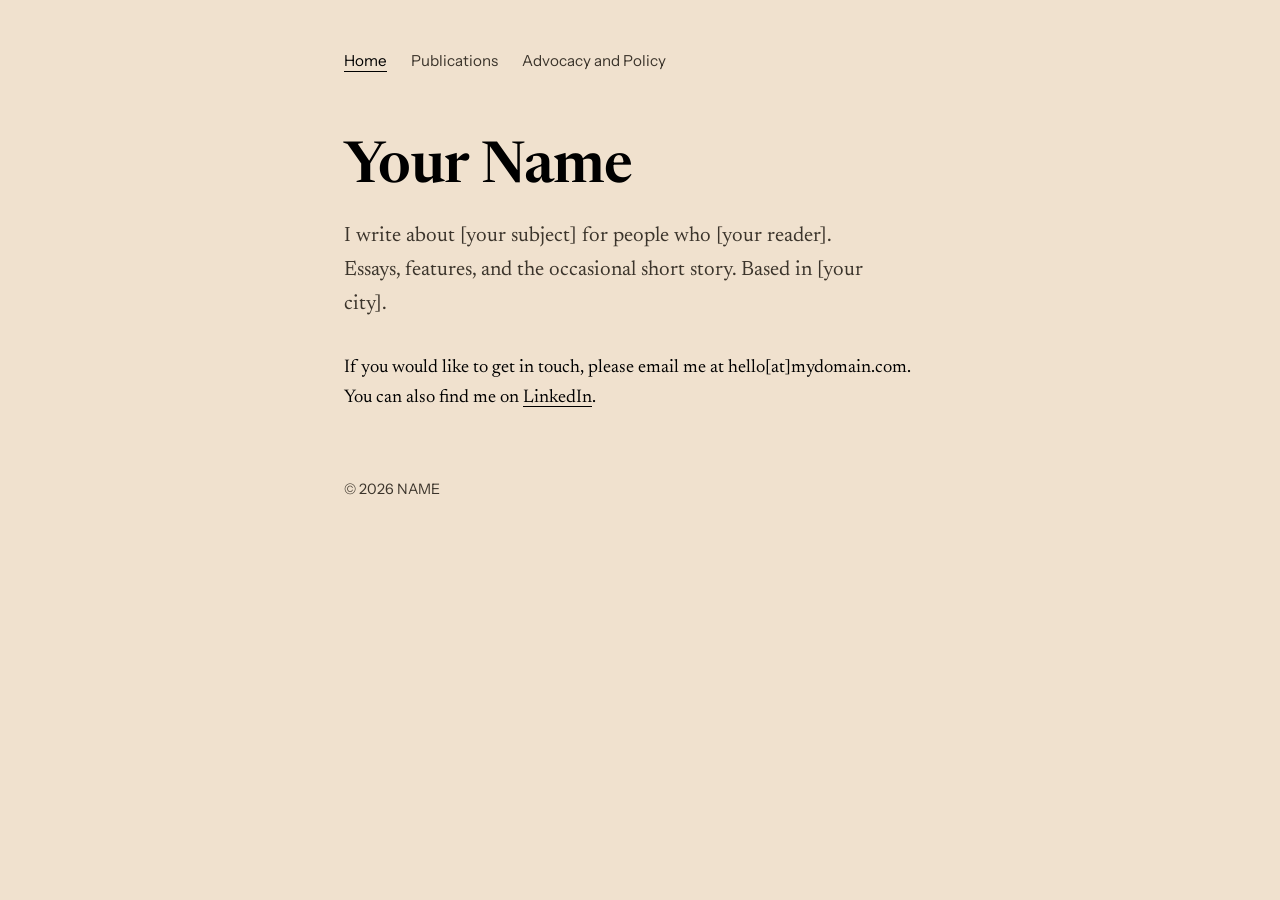
<file: index.html>
<!DOCTYPE html>
<html lang="en">
<head>
<meta charset="utf-8">
<meta name="viewport" content="width=device-width, initial-scale=1, viewport-fit=cover">
<title>NAME</title>
<link rel="preconnect" href="https://fonts.googleapis.com">
<link rel="preconnect" href="https://fonts.gstatic.com" crossorigin>
<link href="https://fonts.googleapis.com/css2?family=Newsreader:ital,opsz,wght@0,6..72,400;0,6..72,600;1,6..72,400&family=Instrument+Sans:wght@400;500&display=swap" rel="stylesheet">
<link rel="stylesheet" href="style.css">
</head>
<body>
<main>
  <nav>
    <a href="/fm" aria-current="page">Home</a>
    <a href="publications">Publications</a>
    <a href="policy">Advocacy and Policy</a>
  </nav>
  <h1>Your Name</h1>
  <p class="bio">I write about [your subject] for people who [your reader]. Essays, features, and the occasional short story. Based in [your city].</p>
  <br>
  <p>If you would like to get in touch, please email me at hello[at]mydomain.com. You can also find me on <a href="https://www.linkedin.com/in/fariah-mahadi/">LinkedIn</a>.</p>
  <footer>© 2026 NAME</footer>
</main>
</body>
</html>
</file>
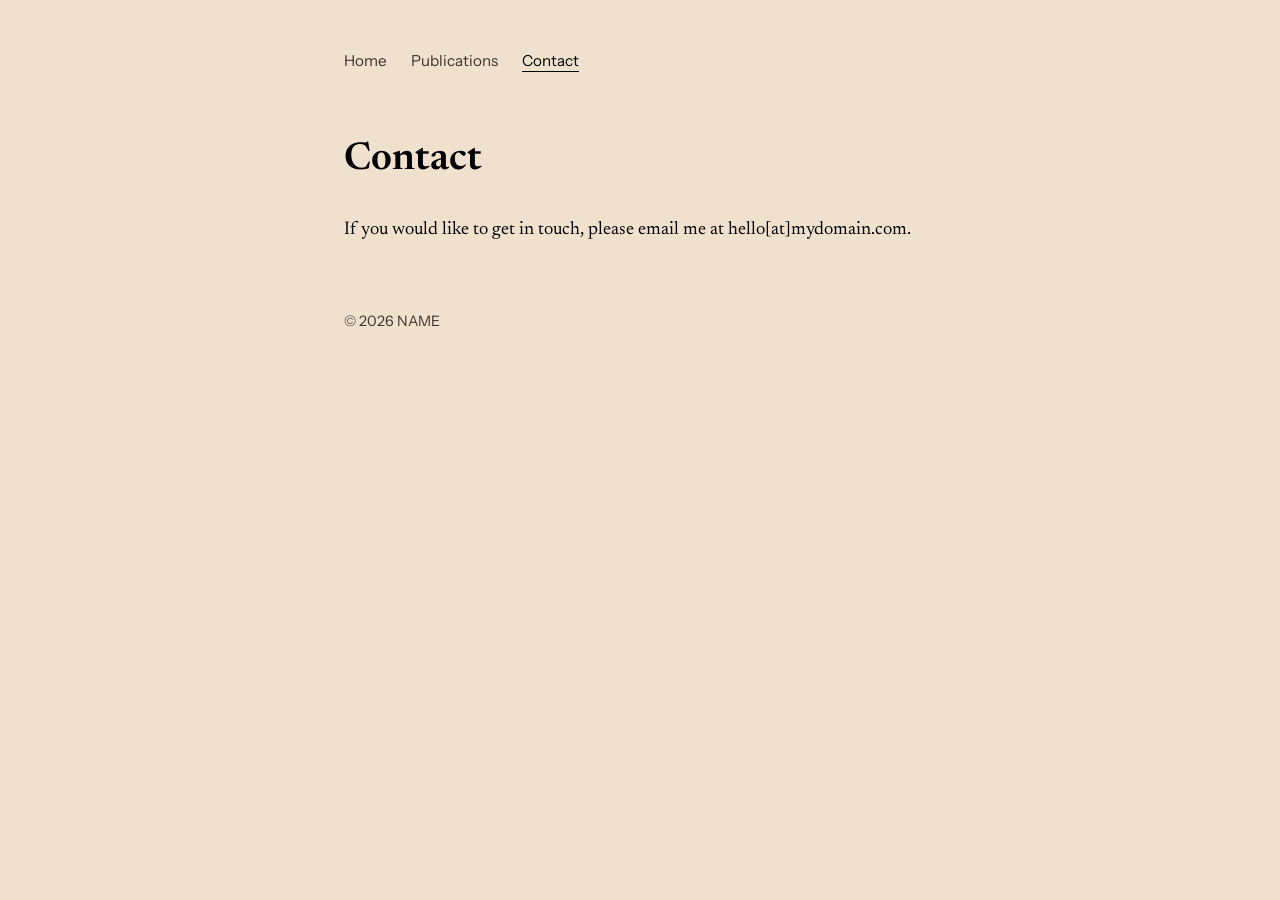
<file: contact.html>
<!DOCTYPE html>
<html lang="en">
<head>
<meta charset="utf-8">
<meta name="viewport" content="width=device-width, initial-scale=1, viewport-fit=cover">
<title>NAME</title>
<link rel="preconnect" href="https://fonts.googleapis.com">
<link rel="preconnect" href="https://fonts.gstatic.com" crossorigin>
<link href="https://fonts.googleapis.com/css2?family=Newsreader:ital,opsz,wght@0,6..72,400;0,6..72,600;1,6..72,400&family=Instrument+Sans:wght@400;500&display=swap" rel="stylesheet">
<link rel="stylesheet" href="style.css">
</head>
<body>
<main>
  <nav>
    <a href="index.html">Home</a>
    <a href="publications.html">Publications</a>
    <a href="contact.html" aria-current="page">Contact</a>
  </nav>
  <h2 class="page">Contact</h2>
  <p>If you would like to get in touch, please email me at hello[at]mydomain.com.</p>
  <footer>© 2026 NAME</footer>
</main>
</body>
</html>
</file>
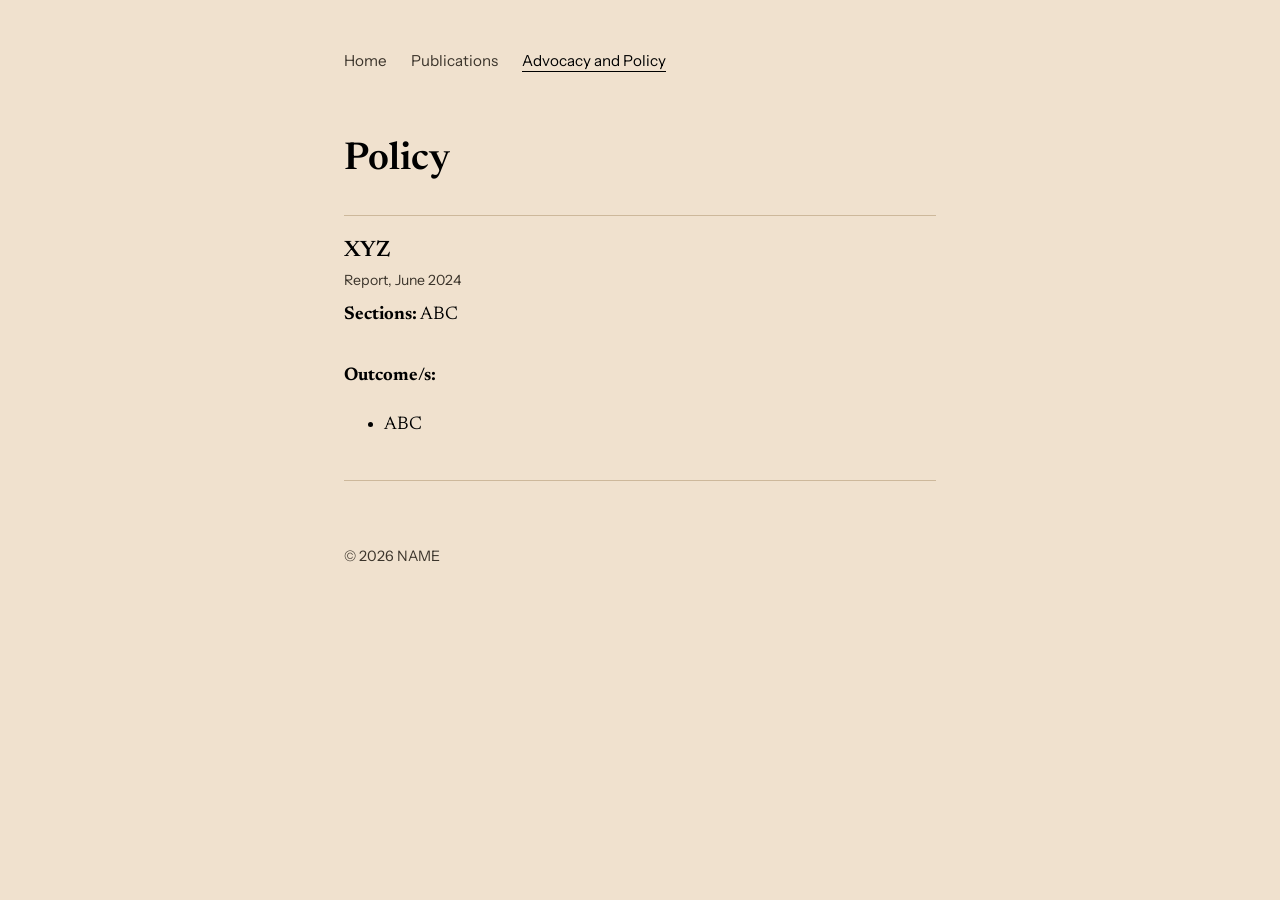
<file: policy.html>
<!DOCTYPE html>
<html lang="en">
<head>
<meta charset="utf-8">
<meta name="viewport" content="width=device-width, initial-scale=1, viewport-fit=cover">
<title>NAME</title>
<link rel="preconnect" href="https://fonts.googleapis.com">
<link rel="preconnect" href="https://fonts.gstatic.com" crossorigin>
<link href="https://fonts.googleapis.com/css2?family=Newsreader:ital,opsz,wght@0,6..72,400;0,6..72,600;1,6..72,400&family=Instrument+Sans:wght@400;500&display=swap" rel="stylesheet">
<link rel="stylesheet" href="style.css">
</head>
<body>
<main>
  <nav>
    <a href="/fm">Home</a>
    <a href="publications">Publications</a>
    <a href="policy" aria-current="page">Advocacy and Policy</a>
  </nav>
  
  <h2 class="page">Policy</h2>
  
  <article class="piece">
    <h3><a href="#">XYZ</a></h3>
    <p class="meta">Report, June 2024</p>
    <p><b>Sections:</b> ABC
      <br><br>
      <b>Outcome/s:</b> 
      <ul>
      <li>ABC</li>
      </ul>
      </p>
  </article>

   
  
  
 

  
  
  <footer>© 2026 NAME</footer>
</main>
</body>
</html>
</file>
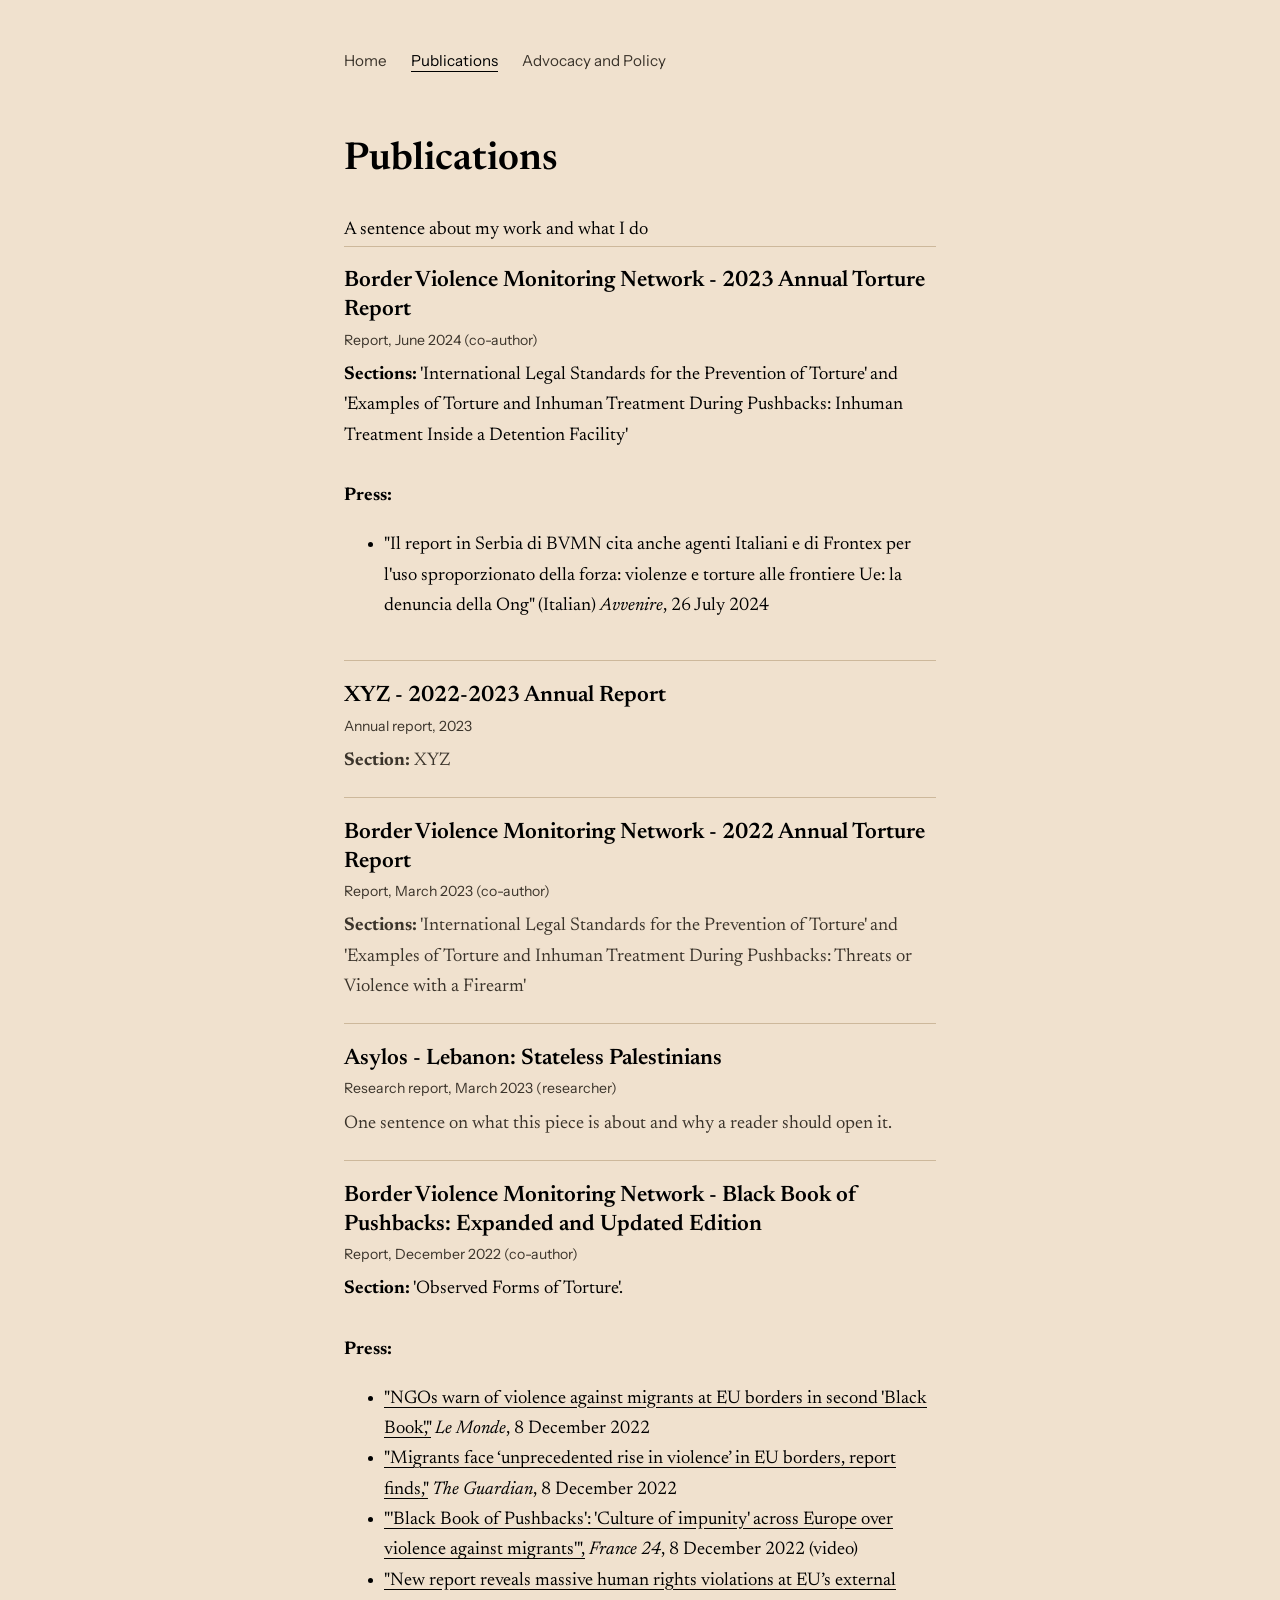
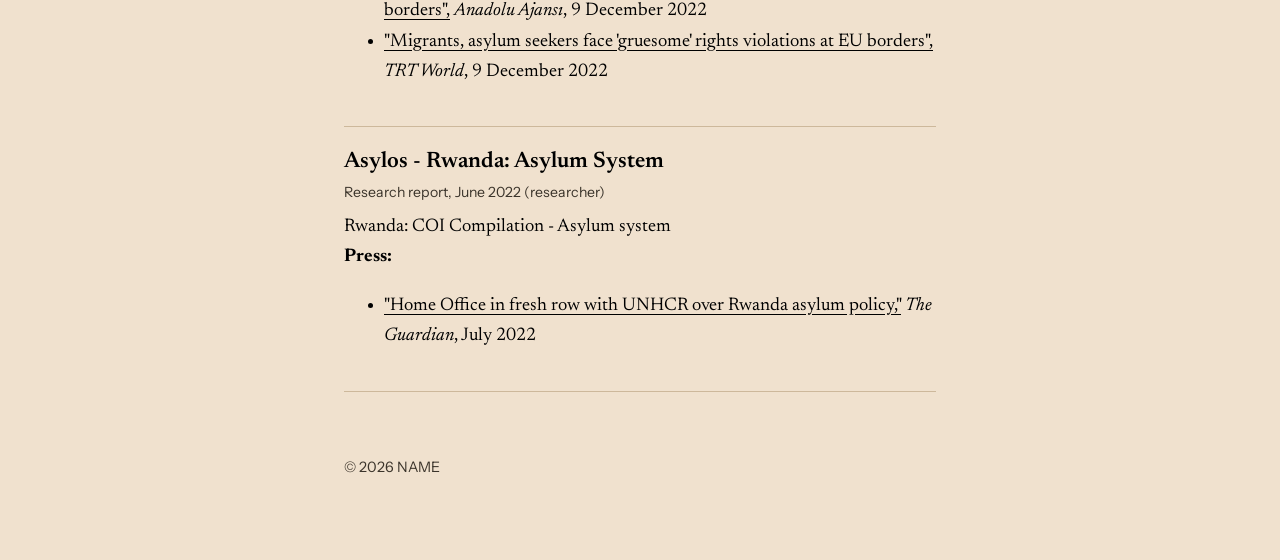
<file: publications.html>
<!DOCTYPE html>
<html lang="en">
<head>
<meta charset="utf-8">
<meta name="viewport" content="width=device-width, initial-scale=1, viewport-fit=cover">
<title>NAME</title>
<link rel="preconnect" href="https://fonts.googleapis.com">
<link rel="preconnect" href="https://fonts.gstatic.com" crossorigin>
<link href="https://fonts.googleapis.com/css2?family=Newsreader:ital,opsz,wght@0,6..72,400;0,6..72,600;1,6..72,400&family=Instrument+Sans:wght@400;500&display=swap" rel="stylesheet">
<link rel="stylesheet" href="style.css">
</head>
<body>
<main>
  <nav>
    <a href="/fm">Home</a>
    <a href="publications" aria-current="page">Publications</a>
    <a href="policy">Advocacy and Policy</a>
  </nav>
  
  <h2 class="page">Publications</h2>
  
  A sentence about my work and what I do
  
  <article class="piece">
    <h3><a href="https://borderviolence.eu/uploads/document/file/433/2023-Torture-Report_BVMN.pdf">Border Violence Monitoring Network - 2023 Annual Torture Report</a></h3>
    <p class="meta">Report, June 2024 (co-author)</p>
    <p><b>Sections:</b> 'International Legal Standards for the Prevention of Torture' and 'Examples of Torture and Inhuman Treatment During Pushbacks: Inhuman Treatment Inside a Detention  Facility'
      <br><br>
      <b>Press:</b> 
      <ul>
      <li>"Il report in Serbia di BVMN cita anche agenti Italiani e di Frontex per l'uso sproporzionato della forza: violenze e torture alle frontiere Ue: la denuncia della Ong" (Italian) <i>Avvenire</i>, 26 July 2024</li>
      </ul>
      </p>
  </article>

    <article class="piece">
    <h3><a href="#">XYZ - 2022-2023 Annual Report</a></h3>
    <p class="meta">Annual report, 2023</p>
    <p><b>Section:</b> XYZ</p>
  </article>
  
  <article class="piece">
    <h3><a href="https://borderviolence.eu/app/uploads/Annual-Torture-Report-2022.pdf">Border Violence Monitoring Network - 2022 Annual Torture Report</a></h3>
    <p class="meta">Report, March 2023 (co-author)</p>
    <p><b>Sections:</b> 'International Legal Standards for the Prevention of Torture' and 'Examples of Torture and Inhuman Treatment During Pushbacks: Threats or Violence with a Firearm'</p>
  </article>

  <article class="piece">
    <h3><a href="https://asylos.org/wp-content/uploads/2025/03/palestinianstatelessnessreportfinal(6)_8b037676-765d-4906-80a6-563ad17faa2a.pdf">Asylos - Lebanon: Stateless Palestinians</a></h3>
    <p class="meta">Research report, March 2023 (researcher)</p>
    <p>One sentence on what this piece is about and why a reader should open it.</p>
  </article>
  
  <article class="piece">
    <h3><a href="https://borderviolence.eu/uploads/publication/document/3/BlackBook-Intro_compressed.pdf">Border Violence Monitoring Network - Black Book of Pushbacks: Expanded and Updated Edition</a></h3>
    <p class="meta">Report, December 2022 (co-author)</p>
    <p><b>Section:</b> 'Observed Forms of Torture'.
      <br><br>
    <b>Press:</b> 
      <ul>
      <li><a href="https://www.lemonde.fr/en/international/article/2022/12/08/ngos-warn-of-violence-against-migrants-at-eu-borders-in-second-black-book_6007049_4.html">"NGOs warn of violence against migrants at EU borders in second 'Black Book',"</a> <i>Le Monde</i>, 8 December 2022</li>
      <li><a href="https://www.theguardian.com/law/2022/dec/08/migrants-face-unprecedented-rise-in-violence-in-eu-borders-report-finds">"Migrants face ‘unprecedented rise in violence’ in EU borders, report finds,"</a> <i>The Guardian</i>, 8 December 2022</li>
      <li><a href="https://www.france24.com/en/video/20221208-black-book-of-pushbacks-culture-of-impunity-across-europe-over-violence-against-migrants">"'Black Book of Pushbacks': 'Culture of impunity' across Europe over violence against migrants'",</a> <i>France 24</i>, 8 December 2022 (video)</li>
      <li><a href="https://www.aa.com.tr/en/analysis/new-report-reveals-massive-human-rights-violations-at-eu-s-external-borders/2759406">"New report reveals massive human rights violations at EU’s external borders",</a> <i>Anadolu Ajansı</i>, 9 December 2022</li>
      <li><a href="https://www.trtworld.com/article/12780579">"Migrants, asylum seekers face 'gruesome' rights violations at EU borders",</a> <i>TRT World</i>, 9 December 2022</li>
      </ul>
      </p>
  </article>
  
  <article class="piece">
    <h3><a href="https://asylos.org/rwanda-asylum-system/">Asylos - Rwanda: Asylum System</a></h3>
    <p class="meta">Research report, June 2022 (researcher)</p>
    <p>Rwanda: COI Compilation - Asylum system
      <br>
      <b>Press:</b> 
      <ul>
      <li><a href="https://www.theguardian.com/uk-news/2022/jul/17/home-office-in-fresh-row-with-unhcr-over-rwanda-asylum-policy">"Home Office in fresh row with UNHCR over Rwanda asylum policy,"</a> <i>The Guardian</i>, July 2022</li>
      </ul>
      </p>
  </article>
  
  
  <footer>© 2026 NAME</footer>
</main>
</body>
</html>
</file>
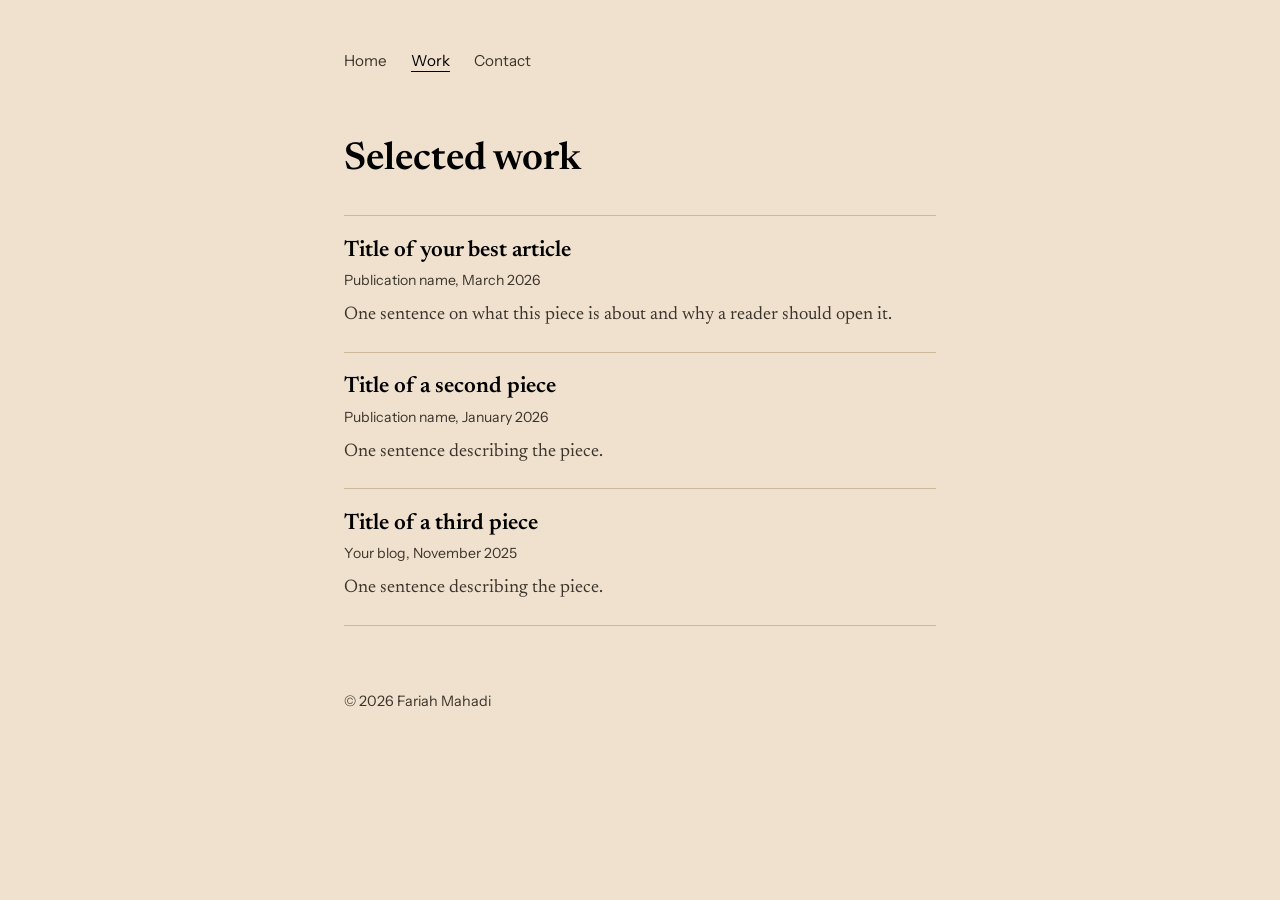
<file: work.html>
<!DOCTYPE html>
<html lang="en">
<head>
<meta charset="utf-8">
<meta name="viewport" content="width=device-width, initial-scale=1, viewport-fit=cover">
<title>Work</title>
<link rel="preconnect" href="https://fonts.googleapis.com">
<link rel="preconnect" href="https://fonts.gstatic.com" crossorigin>
<link href="https://fonts.googleapis.com/css2?family=Newsreader:ital,opsz,wght@0,6..72,400;0,6..72,600;1,6..72,400&family=Instrument+Sans:wght@400;500&display=swap" rel="stylesheet">
<link rel="stylesheet" href="style.css">
</head>
<body>
<main>
  <nav>
    <a href="index.html">Home</a>
    <a href="work.html" aria-current="page">Work</a>
    <a href="contact.html">Contact</a>
  </nav>
  <h2 class="page">Selected work</h2>
  <article class="piece">
    <h3><a href="#">Title of your best article</a></h3>
    <p class="meta">Publication name, March 2026</p>
    <p>One sentence on what this piece is about and why a reader should open it.</p>
  </article>
  <article class="piece">
    <h3><a href="#">Title of a second piece</a></h3>
    <p class="meta">Publication name, January 2026</p>
    <p>One sentence describing the piece.</p>
  </article>
  <article class="piece">
    <h3><a href="#">Title of a third piece</a></h3>
    <p class="meta">Your blog, November 2025</p>
    <p>One sentence describing the piece.</p>
  </article>
  <footer>© 2026 Fariah Mahadi</footer>
</main>
</body>
</html>
</file>
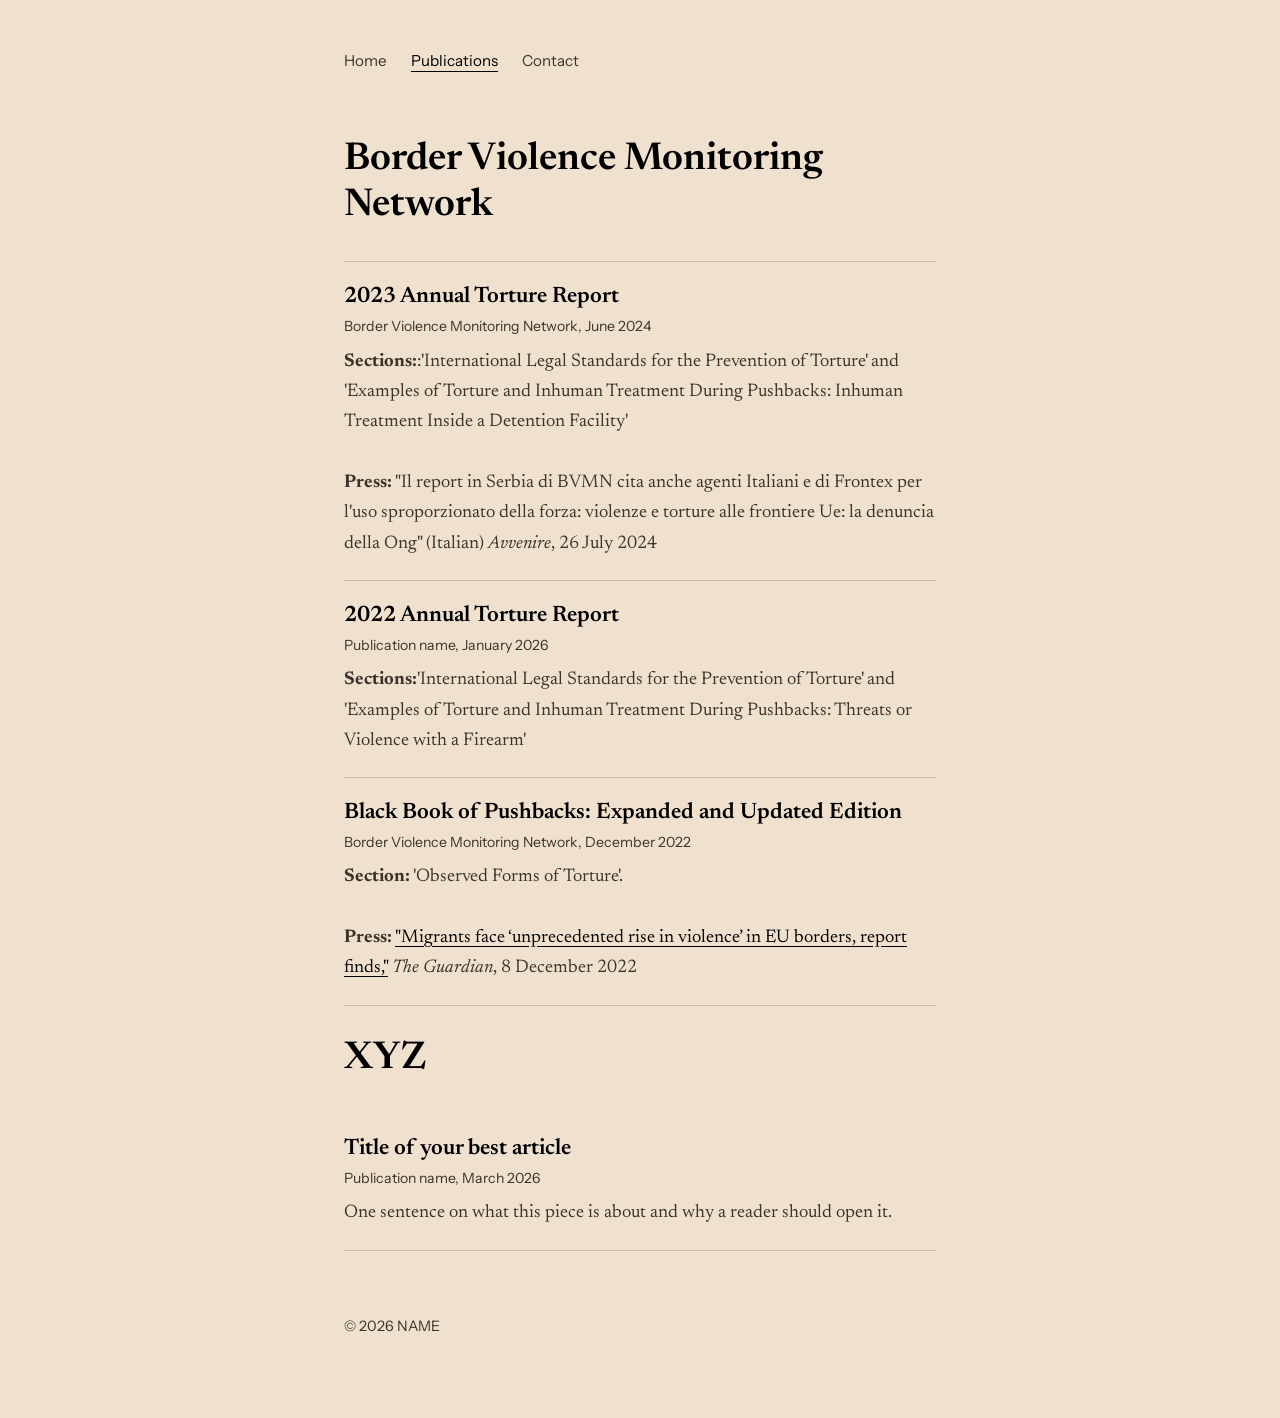
<file: writing.html>
<!DOCTYPE html>
<html lang="en">
<head>
<meta charset="utf-8">
<meta name="viewport" content="width=device-width, initial-scale=1, viewport-fit=cover">
<title>NAME</title>
<link rel="preconnect" href="https://fonts.googleapis.com">
<link rel="preconnect" href="https://fonts.gstatic.com" crossorigin>
<link href="https://fonts.googleapis.com/css2?family=Newsreader:ital,opsz,wght@0,6..72,400;0,6..72,600;1,6..72,400&family=Instrument+Sans:wght@400;500&display=swap" rel="stylesheet">
<link rel="stylesheet" href="style.css">
</head>
<body>
<main>
  <nav>
    <a href="index.html">Home</a>
    <a href="publications.html" aria-current="page">Publications</a>
    <a href="contact.html">Contact</a>
  </nav>
  
  <h2 class="page">Border Violence Monitoring Network</h2>
  <article class="piece">
    <h3><a href="https://borderviolence.eu/uploads/document/file/433/2023-Torture-Report_BVMN.pdf">2023 Annual Torture Report</a></h3>
    <p class="meta">Border Violence Monitoring Network, June 2024</p>
    <p><b>Sections:</b>:'International Legal Standards for the Prevention of Torture' and 'Examples of Torture and Inhuman Treatment During Pushbacks: Inhuman Treatment Inside a Detention  Facility'
      <br><br>
      <b>Press:</b> "Il report in Serbia di BVMN cita anche agenti Italiani e di Frontex per l'uso sproporzionato della forza: violenze e torture alle frontiere Ue: la denuncia della Ong" (Italian) <i>Avvenire</i>, 26 July 2024
    </p>
  </article>
  <article class="piece">
    <h3><a href="https://borderviolence.eu/app/uploads/Annual-Torture-Report-2022.pdf">2022 Annual Torture Report</a></h3>
    <p class="meta">Publication name, January 2026</p>
    <p><b>Sections:</b>'International Legal Standards for the Prevention of Torture' and 'Examples of Torture and Inhuman Treatment During Pushbacks: Threats or Violence with a Firearm'</p>
  </article>
  <article class="piece">
    <h3><a href="https://borderviolence.eu/uploads/publication/document/3/BlackBook-Intro_compressed.pdf">Black Book of Pushbacks: Expanded and Updated Edition</a></h3>
    <p class="meta">Border Violence Monitoring Network, December 2022</p>
    <p><b>Section:</b> 'Observed Forms of Torture'.
      <br><br>
    <b>Press:</b> <a href="https://www.theguardian.com/law/2022/dec/08/migrants-face-unprecedented-rise-in-violence-in-eu-borders-report-finds">"Migrants face ‘unprecedented rise in violence’ in EU borders, report finds,"</a> <i>The Guardian</i>, 8 December 2022
    </p>
  </article>
<br>
  <h2 class="page">XYZ</h2>
  <article class="piece">
    <h3><a href="#">Title of your best article</a></h3>
    <p class="meta">Publication name, March 2026</p>
    <p>One sentence on what this piece is about and why a reader should open it.</p>
  </article>
  
  
  <footer>© 2026 NAME</footer>
</main>
</body>
</html>
</file>
<file: style.css>
:root{
  --paper:#F0E1CE; --ink:#000; --muted:#3b342b; --rule:#cdb89b; --accent:#000;
  box-sizing:border-box;
  padding-top:env(safe-area-inset-top,0px); padding-bottom:env(safe-area-inset-bottom,0px);
}
*{box-sizing:border-box}
body{margin:0;background:var(--paper);color:var(--ink);font-family:"Newsreader",Georgia,serif;font-size:1.15rem;line-height:1.65}
main{max-width:40rem;margin:0 auto;padding:3rem 1.5rem 5rem}
nav,.meta,footer{font-family:"Instrument Sans",system-ui,sans-serif}
nav{display:flex;gap:1.5rem;font-size:.95rem;margin-bottom:4rem}
nav a{color:var(--muted);text-decoration:none}
nav a:hover,nav a[aria-current="page"]{color:var(--ink);text-decoration:underline;text-underline-offset:.3em}
a{color:var(--accent);text-underline-offset:.2em}
a:focus-visible{outline:2px solid var(--accent);outline-offset:3px}
h1{font-size:clamp(2.4rem,7vw,3.6rem);line-height:1.1;font-weight:600;margin:0 0 1.2rem;letter-spacing:-.01em}
.bio{font-size:1.3rem;color:var(--muted);max-width:34rem;margin:0}
h2.page{font-size:clamp(1.8rem,5vw,2.4rem);font-weight:600;margin:0 0 2rem;line-height:1.2}
.piece{padding:1.3rem 0;border-bottom:1px solid var(--rule)}
.piece:first-of-type{border-top:1px solid var(--rule)}
.piece h3{margin:0 0 .2rem;font-size:1.4rem;font-weight:600;line-height:1.3}
.piece h3 a{color:var(--ink);text-decoration:none}
.piece h3 a:hover{color:var(--accent);text-decoration:underline}
.meta{font-size:.88rem;color:var(--muted);margin:0 0 .5rem}
.piece p:last-child{margin:0;color:var(--muted)}
p{margin:0 0 1rem}
footer{margin-top:4rem;font-size:.9rem;color:var(--muted)}
</file>
